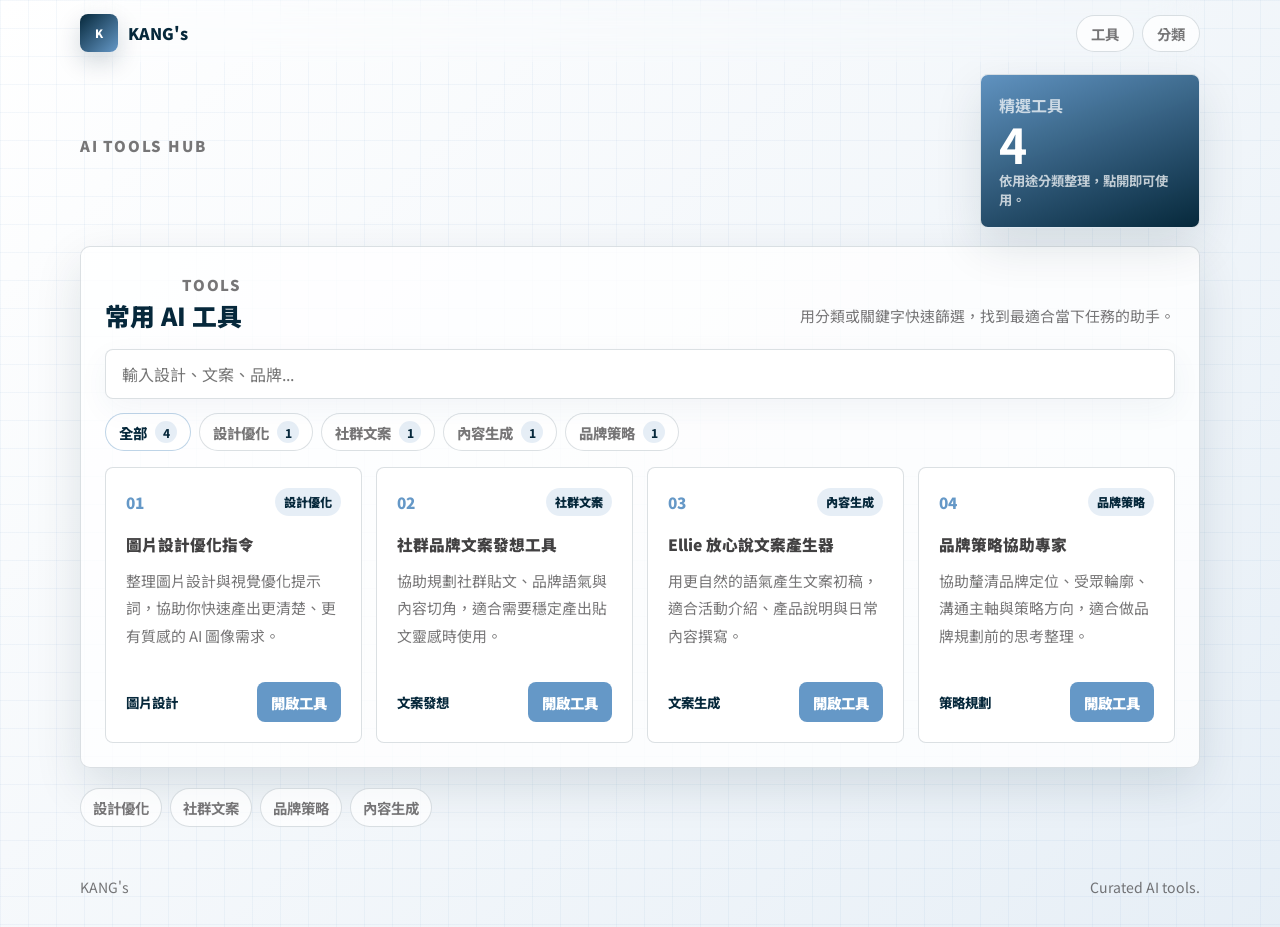
<file: index.html>
<!doctype html>
<html lang="zh-Hant">
  <head>
    <meta charset="utf-8" />
    <meta name="viewport" content="width=device-width, initial-scale=1" />
    <title>KANG's AI 工具庫</title>
    <meta
      name="description"
      content="KANG's 精選 AI 工具入口，快速找到設計、社群文案、品牌策略與內容製作助手。"
    />
    <meta name="theme-color" content="#06283b" />
    <meta property="og:title" content="KANG's AI 工具庫" />
    <meta property="og:description" content="整理常用 AI 工具，依用途分類，讓工作流程更順手。" />
    <meta property="og:type" content="website" />
    <link rel="preconnect" href="https://fonts.googleapis.com" />
    <link rel="preconnect" href="https://fonts.gstatic.com" crossorigin />
    <link
      href="https://fonts.googleapis.com/css2?family=Noto+Serif+TC:wght@500;600;700;900&family=Noto+Sans+TC:wght@400;500;700;900&display=swap"
      rel="stylesheet"
    />
    <link rel="stylesheet" href="styles.css" />
  </head>
  <body>
    <header class="site-header">
      <a class="brand" href="#top" aria-label="回到首頁">
        <span class="brand-mark" aria-hidden="true">K</span>
        <span>KANG's</span>
      </a>
      <nav class="site-nav" aria-label="主要導覽">
        <a href="#tools">工具</a>
        <a href="#categories">分類</a>
      </nav>
    </header>

    <main id="top">
      <section class="hero" aria-label="工具庫摘要">
        <div class="hero-copy">
          <p class="eyebrow">AI Tools Hub</p>
        </div>
        <div class="hero-panel" aria-label="工具庫摘要">
          <span>精選工具</span>
          <strong id="toolCount">0</strong>
          <small>依用途分類整理，點開即可使用。</small>
        </div>
      </section>

      <section class="tools-shell" id="tools" aria-labelledby="tools-title">
        <div class="tools-head">
          <div>
            <p class="eyebrow">Tools</p>
            <h2 id="tools-title">常用 AI 工具</h2>
          </div>
          <p>用分類或關鍵字快速篩選，找到最適合當下任務的助手。</p>
        </div>

        <div class="search-wrap">
          <label for="toolSearch">搜尋工具</label>
          <input id="toolSearch" type="search" placeholder="輸入設計、文案、品牌..." autocomplete="off" />
        </div>

        <div class="filter-row" id="filterRow" aria-label="工具分類篩選"></div>
        <div class="tools-grid" id="toolsGrid"></div>
      </section>

      <section class="category-strip" id="categories" aria-label="工具分類">
        <span>設計優化</span>
        <span>社群文案</span>
        <span>品牌策略</span>
        <span>內容生成</span>
      </section>
    </main>

    <footer class="site-footer">
      <span>KANG's</span>
      <span>Curated AI tools.</span>
    </footer>

    <script src="script.js"></script>
  </body>
</html>
</file>
<file: styles.css>
:root {
  --ink: #424142;
  --muted: rgba(66, 65, 66, 0.72);
  --soft: rgba(66, 65, 66, 0.58);
  --paper: rgba(101, 152, 199, 0.08);
  --surface: rgba(101, 152, 199, 0.06);
  --surface-strong: #ffffff;
  --line: rgba(6, 40, 59, 0.14);
  --brand: #6598c7;
  --brand-dark: #06283b;
  --brand-soft: rgba(101, 152, 199, 0.16);
  --accent: #424142;
  --shadow: 0 18px 48px rgba(6, 40, 59, 0.12);
}

* {
  box-sizing: border-box;
}

html {
  scroll-behavior: smooth;
}

body {
  margin: 0;
  min-height: 100vh;
  color: var(--ink);
  font-family: "Noto Sans TC", system-ui, -apple-system, BlinkMacSystemFont, "Segoe UI", sans-serif;
  background:
    linear-gradient(rgba(101, 152, 199, 0.07) 1px, transparent 1px),
    linear-gradient(90deg, rgba(101, 152, 199, 0.07) 1px, transparent 1px),
    linear-gradient(135deg, #ffffff 0%, var(--paper) 52%, rgba(101, 152, 199, 0.16) 100%);
  background-size:
    28px 28px,
    28px 28px,
    auto;
}

a {
  color: inherit;
  text-decoration: none;
}

button,
input {
  font: inherit;
}

.site-header,
main,
.site-footer {
  width: min(1120px, calc(100% - 32px));
  margin: 0 auto;
}

.site-header {
  position: sticky;
  top: 0;
  z-index: 10;
  display: flex;
  align-items: center;
  justify-content: space-between;
  gap: 16px;
  padding: 14px 0 10px;
  backdrop-filter: blur(18px);
}

.brand {
  display: inline-flex;
  align-items: center;
  gap: 10px;
  color: var(--brand-dark);
  font-weight: 900;
}

.brand-mark {
  display: grid;
  width: 38px;
  height: 38px;
  place-items: center;
  border-radius: 8px;
  color: #ffffff;
  background: linear-gradient(135deg, var(--brand-dark), var(--brand));
  box-shadow: 0 10px 24px rgba(6, 40, 59, 0.18);
  font-size: 0.72rem;
  font-weight: 900;
}

.site-nav {
  display: flex;
  gap: 8px;
}

.site-nav a {
  min-height: 36px;
  padding: 7px 14px;
  border: 1px solid var(--line);
  border-radius: 999px;
  color: var(--muted);
  background: rgba(255, 255, 255, 0.72);
  font-size: 0.9rem;
  font-weight: 700;
}

.site-nav a:hover {
  color: var(--brand-dark);
  background: var(--brand-soft);
}

.hero {
  display: grid;
  grid-template-columns: minmax(0, 1fr) 220px;
  gap: 14px;
  align-items: center;
  padding: 12px 0 18px;
}

.hero-copy {
  display: flex;
  min-height: auto;
  flex-direction: column;
  justify-content: center;
  padding: 0;
}

.eyebrow {
  margin: 0 0 10px;
  color: var(--brand);
  font-size: 0.72rem;
  font-weight: 900;
  letter-spacing: 0.12em;
  text-transform: uppercase;
}

h1,
h2,
h3,
p {
  margin-top: 0;
}

h1,
h2 {
  font-family: "Noto Sans TC", system-ui, sans-serif;
  color: var(--brand-dark);
  letter-spacing: 0;
}

h1 {
  max-width: 780px;
  margin-bottom: 14px;
  font-size: clamp(1.75rem, 4vw, 3.15rem);
  font-weight: 900;
  line-height: 1.16;
}

h2 {
  margin-bottom: 0;
  font-size: clamp(1.14rem, 2vw, 1.55rem);
  font-weight: 900;
  line-height: 1.25;
}

h3 {
  margin-bottom: 10px;
  color: var(--ink);
  font-size: 0.98rem;
  font-weight: 900;
  line-height: 1.45;
}

.hero p,
.tools-head p,
.tool-card p {
  max-width: 650px;
  color: var(--muted);
  font-size: 0.93rem;
  line-height: 1.85;
}

.hero-panel {
  display: flex;
  min-height: 112px;
  flex-direction: column;
  justify-content: flex-end;
  padding: 18px;
  border: 1px solid rgba(255, 255, 255, 0.82);
  border-radius: 8px;
  background:
    linear-gradient(160deg, rgba(101, 152, 199, 0.95), rgba(6, 40, 59, 0.98)),
    var(--brand-dark);
  box-shadow: var(--shadow);
  color: #ffffff;
}

.hero-panel span,
.hero-panel small {
  color: rgba(255, 255, 255, 0.72);
  font-weight: 700;
}

.hero-panel strong {
  display: block;
  margin: 4px 0;
  font-family: "Noto Sans TC", system-ui, sans-serif;
  font-size: 3rem;
  line-height: 0.95;
}

.tools-shell {
  padding: 24px;
  border: 1px solid var(--line);
  border-radius: 10px;
  background: rgba(255, 255, 255, 0.78);
  box-shadow: var(--shadow);
}

.tools-head {
  display: flex;
  align-items: end;
  justify-content: space-between;
  gap: 24px;
  margin-bottom: 18px;
}

.tools-head p {
  margin-bottom: 2px;
  text-align: right;
}

.search-wrap {
  position: relative;
  margin-bottom: 14px;
}

.search-wrap label {
  position: absolute;
  width: 1px;
  height: 1px;
  overflow: hidden;
  clip: rect(0 0 0 0);
}

.search-wrap input {
  width: 100%;
  min-height: 50px;
  padding: 0 16px;
  border: 1px solid var(--line);
  border-radius: 8px;
  outline: none;
  color: var(--ink);
  background: var(--surface-strong);
  box-shadow: 0 10px 30px rgba(30, 73, 118, 0.05);
}

.search-wrap input:focus {
  border-color: rgba(101, 152, 199, 0.72);
  box-shadow: 0 0 0 4px rgba(101, 152, 199, 0.16);
}

.filter-row {
  display: flex;
  flex-wrap: wrap;
  gap: 8px;
  margin-bottom: 16px;
}

.filter-button {
  display: inline-flex;
  min-height: 38px;
  align-items: center;
  gap: 8px;
  padding: 0 13px;
  border: 1px solid var(--line);
  border-radius: 999px;
  color: var(--muted);
  background: rgba(255, 255, 255, 0.78);
  cursor: pointer;
  font-size: 0.9rem;
  font-weight: 800;
}

.filter-button span {
  display: grid;
  min-width: 22px;
  height: 22px;
  place-items: center;
  border-radius: 999px;
  color: var(--brand-dark);
  background: var(--brand-soft);
  font-size: 0.75rem;
}

.filter-button:hover,
.filter-button.is-active {
  color: var(--brand-dark);
  border-color: rgba(101, 152, 199, 0.42);
  background: #ffffff;
}

.tools-grid {
  display: grid;
  grid-template-columns: repeat(4, minmax(0, 1fr));
  gap: 14px;
}

.tool-card {
  display: flex;
  min-height: 236px;
  flex-direction: column;
  justify-content: space-between;
  padding: 20px;
  border: 1px solid var(--line);
  border-radius: 8px;
  background: #ffffff;
  transition:
    transform 180ms ease,
    box-shadow 180ms ease,
    border-color 180ms ease;
}

.tool-card:hover {
  transform: translateY(-3px);
  border-color: rgba(101, 152, 199, 0.42);
  box-shadow: 0 18px 42px rgba(6, 40, 59, 0.13);
}

.tool-topline {
  display: flex;
  align-items: center;
  justify-content: space-between;
  gap: 10px;
  margin-bottom: 18px;
}

.tool-number {
  color: var(--brand);
  font-family: "Noto Sans TC", system-ui, sans-serif;
  font-size: 0.96rem;
  font-weight: 900;
}

.tool-tag {
  display: inline-flex;
  width: fit-content;
  padding: 5px 9px;
  border-radius: 999px;
  color: var(--brand-dark);
  background: var(--brand-soft);
  font-size: 0.76rem;
  font-weight: 900;
  white-space: nowrap;
}

.tool-card footer {
  display: flex;
  align-items: center;
  justify-content: space-between;
  gap: 10px;
  margin-top: 18px;
}

.tool-card small {
  color: var(--brand-dark);
  font-size: 0.84rem;
  font-weight: 800;
}

.tool-link {
  display: inline-flex;
  align-items: center;
  justify-content: center;
  min-height: 40px;
  padding: 0 14px;
  border-radius: 8px;
  color: #ffffff;
  background: var(--brand);
  font-size: 0.9rem;
  font-weight: 900;
  white-space: nowrap;
}

.tool-link:hover {
  background: var(--brand-dark);
}

.empty-state {
  grid-column: 1 / -1;
  margin: 0;
  padding: 28px;
  border: 1px dashed rgba(101, 152, 199, 0.42);
  border-radius: 8px;
  color: var(--muted);
  background: rgba(255, 255, 255, 0.7);
  text-align: center;
}

.category-strip {
  display: flex;
  flex-wrap: wrap;
  gap: 8px;
  padding: 20px 0 32px;
}

.category-strip span {
  padding: 8px 12px;
  border: 1px solid var(--line);
  border-radius: 999px;
  color: var(--muted);
  background: rgba(255, 255, 255, 0.72);
  font-size: 0.9rem;
  font-weight: 700;
}

.site-footer {
  display: flex;
  justify-content: space-between;
  gap: 12px;
  padding: 18px 0 30px;
  color: var(--muted);
  font-size: 0.88rem;
}

@media (max-width: 980px) {
  .tools-grid {
    grid-template-columns: repeat(2, minmax(0, 1fr));
  }

  .hero-panel {
    min-height: 112px;
  }
}

@media (max-width: 720px) {
  .hero,
  .tools-grid {
    grid-template-columns: 1fr;
  }

  .hero {
    padding-top: 18px;
  }

  .hero-copy,
  .hero-panel {
    min-height: auto;
  }

  .tools-head {
    align-items: flex-start;
    flex-direction: column;
    gap: 8px;
  }

  .tools-head p {
    text-align: left;
  }
}

@media (max-width: 520px) {
  .site-header {
    align-items: flex-start;
    flex-direction: column;
  }

  .site-nav {
    width: 100%;
  }

  .site-nav a {
    flex: 1;
    text-align: center;
  }

  .tools-shell {
    padding: 18px;
  }

  .tool-card footer,
  .site-footer {
    align-items: stretch;
    flex-direction: column;
  }

  .tool-link {
    width: 100%;
  }
}
</file>
